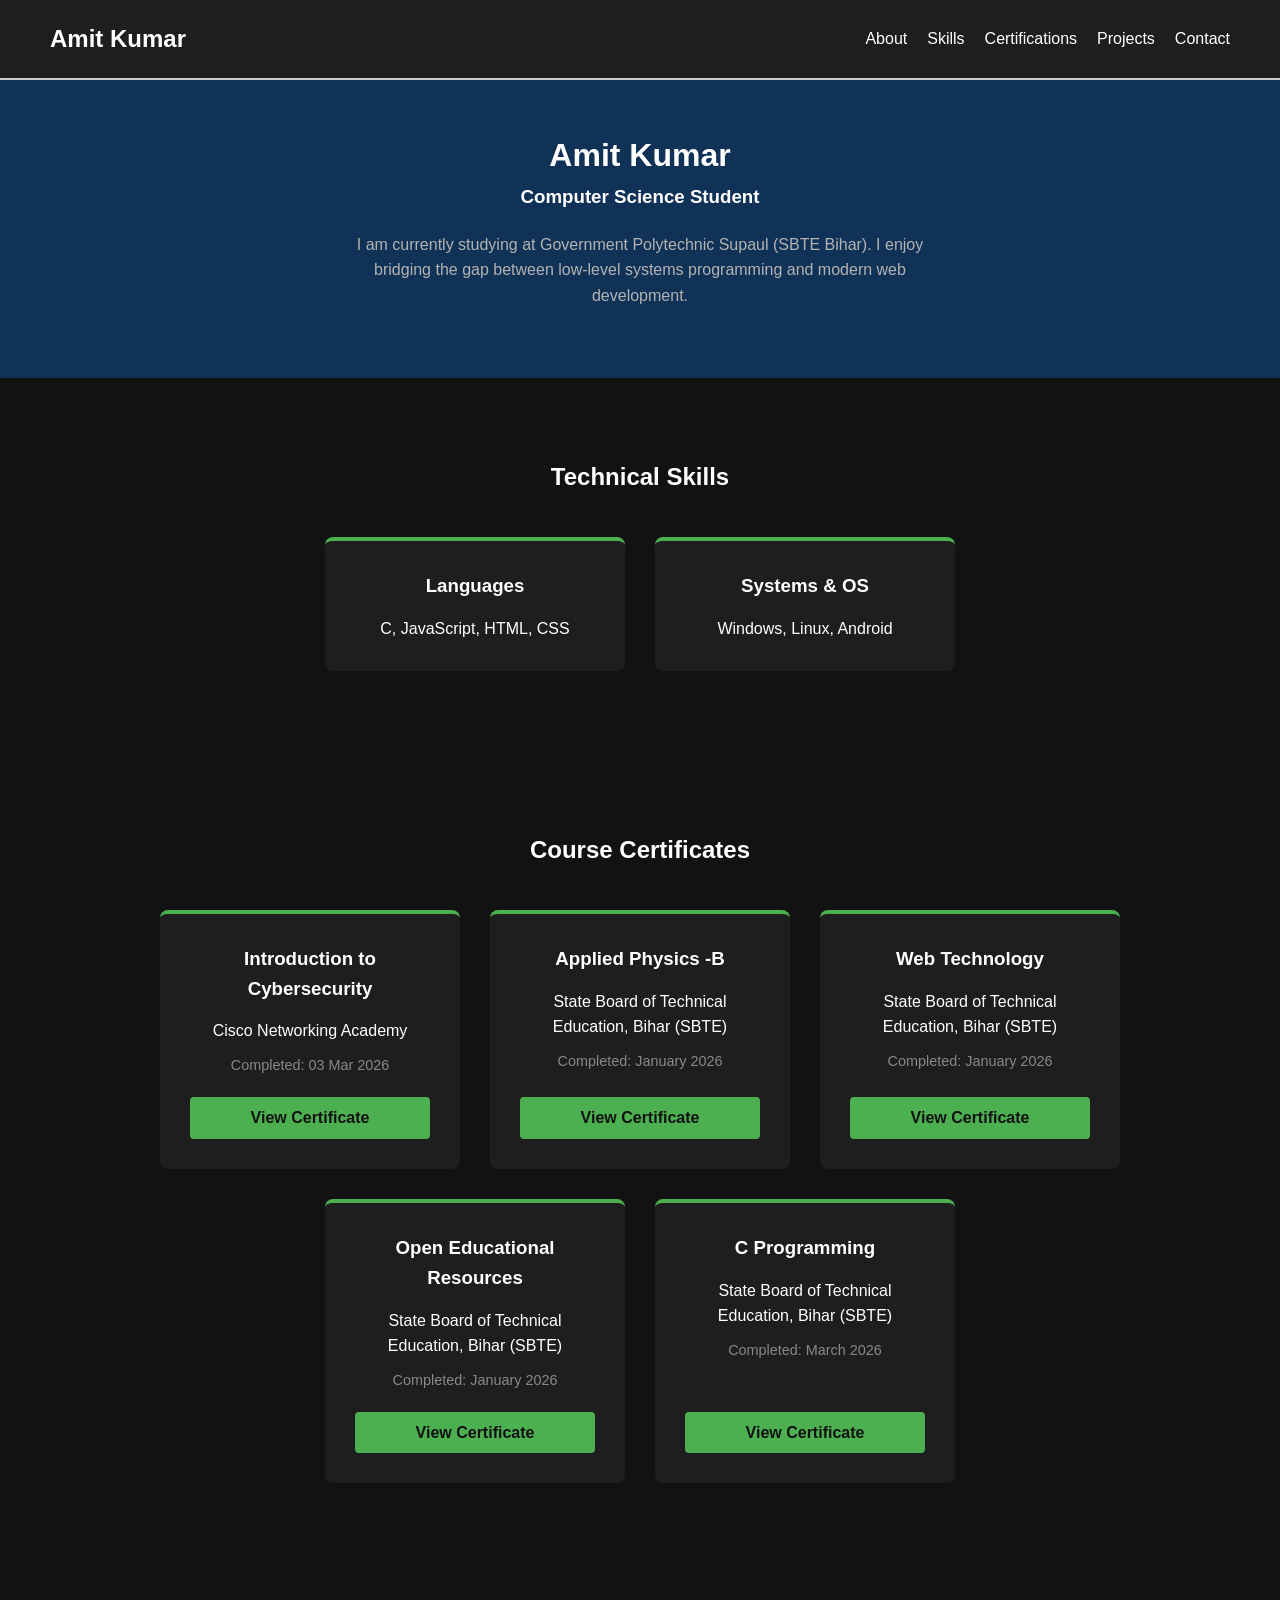
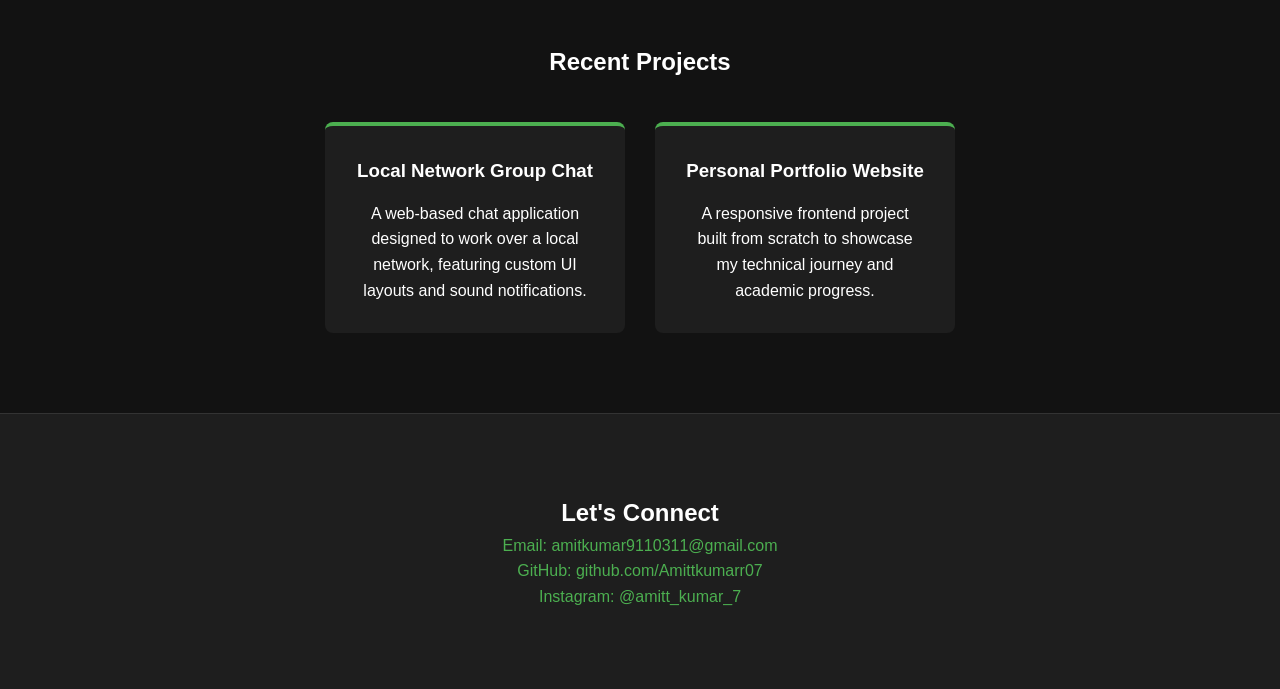
<file: index.html>
<!DOCTYPE html>
<html lang="en">
<head>
    <meta charset="UTF-8">
    <meta name="viewport" content="width=device-width, initial-scale=1.0">
    <title>Amit's Portfolio</title>
    <link rel="stylesheet" href="style.css">
</head>
<body>
    <nav class="navbar">
        <a href="#about" class="logo">Amit Kumar</a>
        <button class="menu-toggle" id="mobile-menu">&#9776;</button>
        <ul class="nav-links" id="nav-links">
            <li><a href="#about">About</a></li>
            <li><a href="#skills">Skills</a></li>
            <li><a href="#certifications">Certifications</a></li>
            <li><a href="#projects">Projects</a></li>
            <li><a href="#contact">Contact</a></li>
        </ul>
    </nav>

    <header id="about">
        <h1>Amit Kumar</h1>
        <h3>Computer Science Student</h3>
        <p>I am currently studying at Government Polytechnic Supaul (SBTE Bihar). I enjoy bridging the gap between low-level systems programming and modern web development.</p>
    </header>

    <section id="skills">
        <h2>Technical Skills</h2>
        <div class="skills-grid">
            <div class="skill-card">
                <h3>Languages</h3>
                <p>C, JavaScript, HTML, CSS</p>
            </div>
            <div class="skill-card">
                <h3>Systems & OS</h3>
                <p>Windows, Linux, Android</p>
            </div>
        </div>
    </section>

   <section id="certifications">
        <h2>Course Certificates</h2>
        <div class="skills-grid">
            <div class="skill-card">
                <h3>Introduction to Cybersecurity</h3>
                <p>Cisco Networking Academy</p>
                <p class="cert-date">Completed: 03 Mar 2026</p>
                <a href="cybersecurity-certificate.pdf" target="_blank" class="view-btn">View Certificate</a>
            </div>
            <div class="skill-card">
                <h3>Applied Physics -B</h3>
                <p>State Board of Technical Education, Bihar (SBTE)</p>
                <p class="cert-date">Completed: January 2026</p>
                <a href="physics-certificate.pdf" target="_blank" class="view-btn">View Certificate</a>
            </div>
            <div class="skill-card">
                <h3>Web Technology</h3>
                <p>State Board of Technical Education, Bihar (SBTE)</p>
                <p class="cert-date">Completed: January 2026</p>
                <a href="webtechnology-certificate.pdf" target="_blank" class="view-btn">View Certificate</a>
            </div>
             <div class="skill-card">
                <h3>Open Educational Resources</h3>
                <p>State Board of Technical Education, Bihar (SBTE)</p>
                <p class="cert-date">Completed: January 2026</p>
                <a href="educational_resource-certificate.pdf" target="_blank" class="view-btn">View Certificate</a>
            </div>
            <div class="skill-card">
                <h3>C Programming</h3>
                <p>State Board of Technical Education, Bihar (SBTE)</p>
                <p class="cert-date">Completed: March 2026</p>
                <a href="c-programming-certificate.pdf" target="_blank" class="view-btn">View Certificate</a>
            </div>
        </div>
    </section>

    <section id="projects">
        <h2>Recent Projects</h2>
        <div class="project-list">
            <div class="project">
                <h3>Local Network Group Chat</h3>
                <p>A web-based chat application designed to work over a local network, featuring custom UI layouts and sound notifications.</p>
            </div>
            <div class="project">
                <h3>Personal Portfolio Website</h3>
                <p>A responsive frontend project built from scratch to showcase my technical journey and academic progress.</p>
            </div>
        </div>
    </section>

    <footer id="contact">
        <h2>Let's Connect</h2>
        <p><a href="mailto:amitkumar9110311@gmail.com" class="footer-link">Email: amitkumar9110311@gmail.com</a></p>
        <p><a href="https://github.com/Amittkumarr07" class="footer-link">GitHub: github.com/Amittkumarr07</a></p>
        <p><a href="https://www.instagram.com/amitt_kumar_7" class="footer-link">Instagram: @amitt_kumar_7</a></p>
    </footer>

    <script src="script.js"></script>
</body>
</html>
</file>
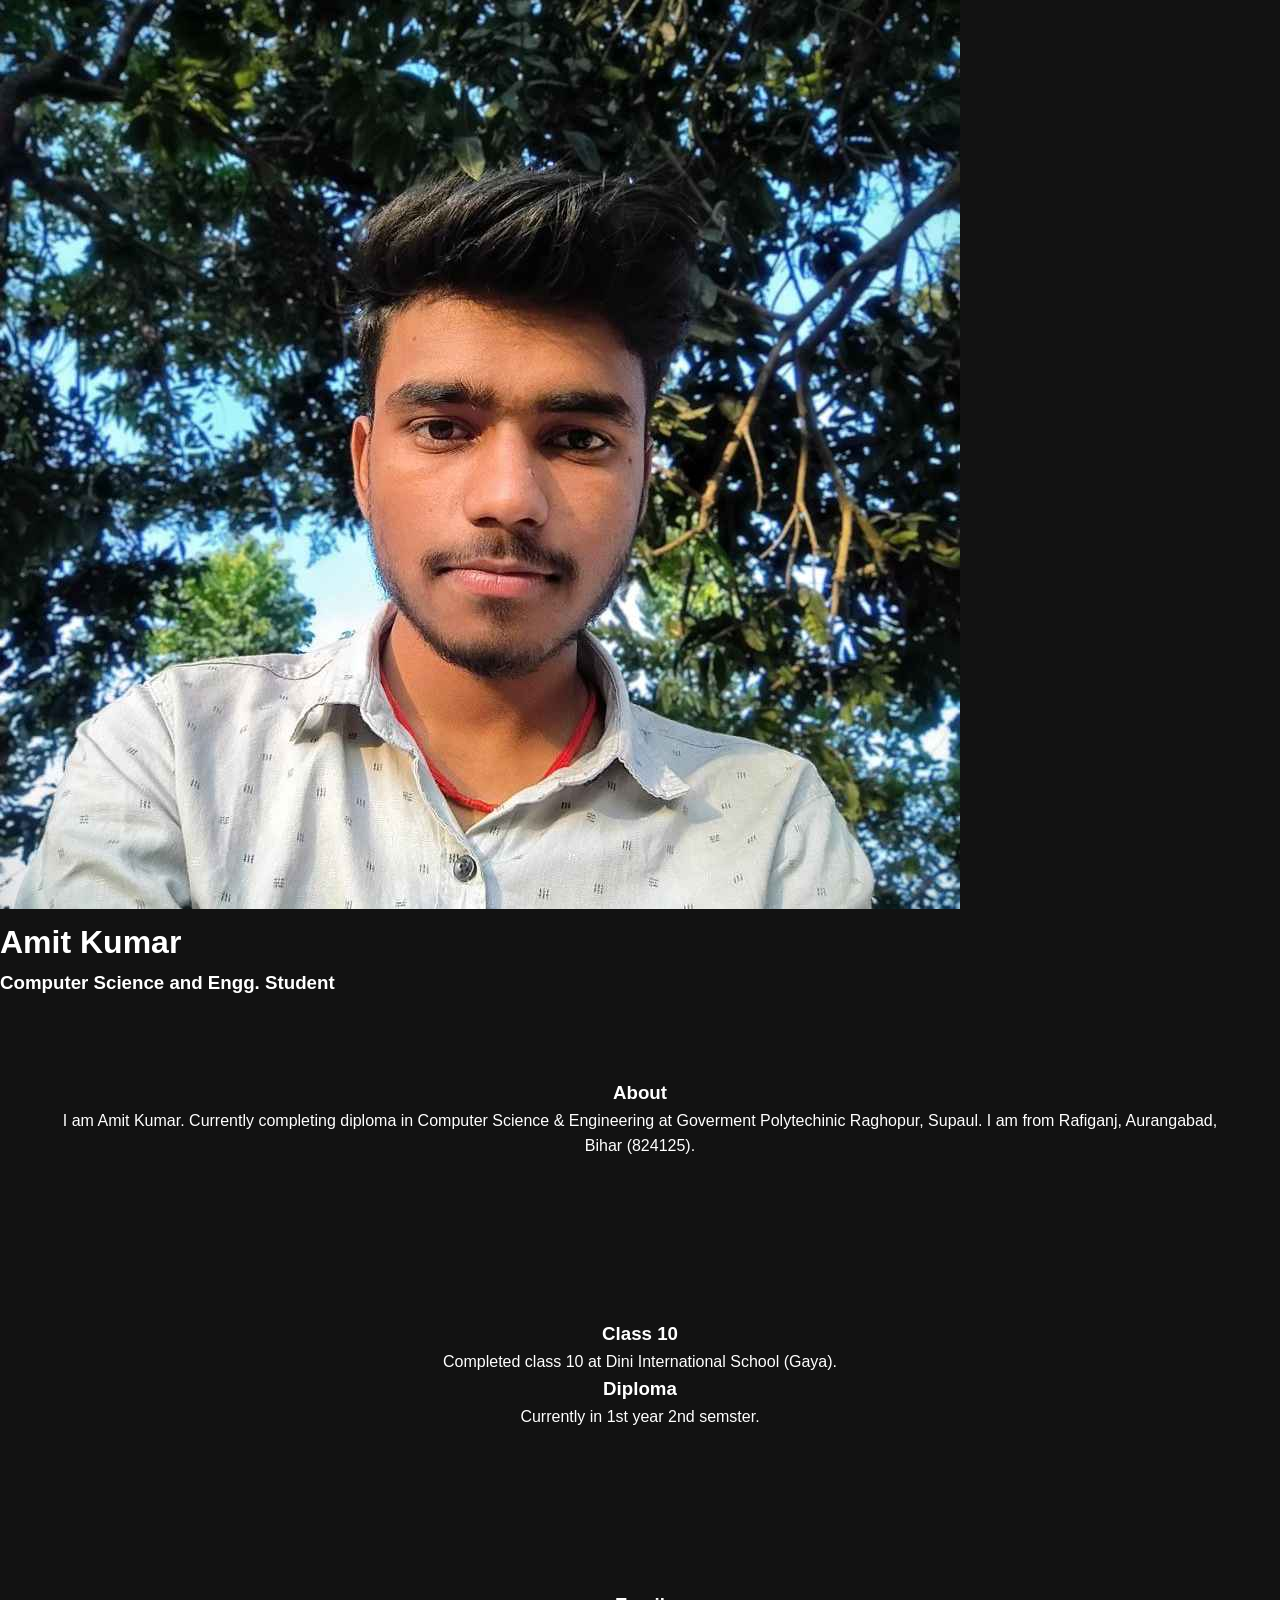
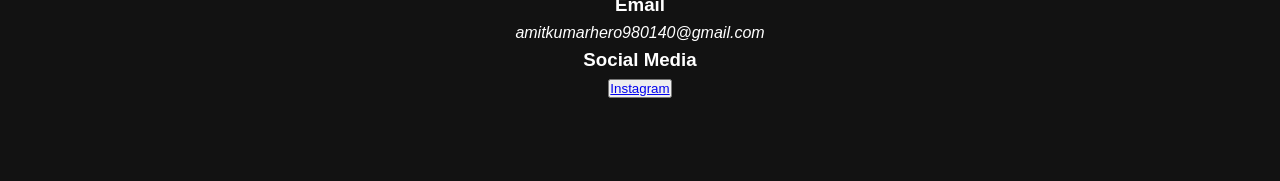
<file: introduction.html>
<!DOCTYPE html>
<html lang="en-US">
    <head>	
	<title>Resume</title>
	
	<link rel="stylesheet" href="style.css">
	</head>
	
	<body>
		<div class="my-box">
		<div class="profile-image">
		<img src="Amit Kumar.jpg" class="centered-image" alt="profile">
		</div>
		<div class="personal-details">
		<h1>Amit Kumar</h1>
			
		<h3>Computer Science and Engg. Student</h3>
	
		</div>
		</div>
		<div class="other-details">
          <section class="about">
			  <h3>About</h3>
			  <p>I am Amit Kumar. Currently completing diploma in Computer Science & Engineering at Goverment Polytechinic Raghopur, Supaul. I am from Rafiganj, Aurangabad, Bihar (824125).</p>
  
          </section>

         <section class="education">
			 <h3>Class 10</h3>
			 <p>Completed class 10 at Dini International School (Gaya).</p>
			 <h3>Diploma</h3>
			 <p>Currently in 1st year 2nd semster.</p>
    
         </section>
         <section class="contact">
			 <h3>Email</h3>
			 <address><p>amitkumarhero980140@gmail.com</p></address>
			 <h3>Social Media</h3>
			 <button><a href="https://www.instagram.com/amitt_kumar_7?igsh=MWl6czRhaGxpZGwzMg==">Instagram</a></button>
         
         
         </section>
      </div>

		
		
		
    </body>
</html>
</file>
<file: style.css>
* {
    margin: 0;
    padding: 0;
    box-sizing: border-box;
    font-family: 'Segoe UI', Tahoma, Geneva, Verdana, sans-serif;
}

body {
    background-color: #121212;
    color: #ffffff;
    line-height: 1.6;
}

/* Navigation Bar */
.navbar {
    display: flex;
    justify-content: space-between;
    align-items: center;
    padding: 20px 50px;
    background-color: #1e1e1e;
    position: sticky;
    top: 0;
    z-index: 1000;
}

.logo {
    color: #ffffff;
    text-decoration: none;
    font-size: 1.5rem;
    font-weight: bold;
}

.nav-links {
    list-style: none;
    display: flex;
    gap: 20px;
}

.nav-links a {
    color: #ffffff;
    text-decoration: none;
    transition: color 0.3s ease;
}

.nav-links a:hover {
    color: #4CAF50;
}

.menu-toggle {
    display: none;
    font-size: 28px;
    background: transparent;
    border: none;
    color: white;
    cursor: pointer;
}

/* Sections and Headers */
header, section, footer {
    padding: 80px 50px;
    text-align: center;
}

#about {
    background-color: #113257;
    padding: 50px 20px;        
    border-top: 2px solid #ccc; 
}

header p {
    max-width: 600px;
    margin: 20px auto;
    color: #b3b3b3;
}

/* Grid Layouts */
.skills-grid, .project-list {
    display: flex;
    justify-content: center;
    gap: 30px;
    margin-top: 40px;
    flex-wrap: wrap;
}

.skill-card, .project {
    background-color: #1e1e1e;
    padding: 30px;
    border-radius: 8px;
    width: 300px;
    border-top: 4px solid #4CAF50;
    display: flex;
    flex-direction: column;
    justify-content: space-between;
}

.project h3, .skill-card h3 {
    margin-bottom: 15px;
}

.cert-date {
    color: #888;
    margin-top: 10px;
    margin-bottom: 20px;
    font-size: 0.9em;
}

/* Buttons and Links */
.view-btn {
    display: inline-block;
    padding: 8px 16px;
    background-color: #4CAF50;
    color: #121212;
    text-decoration: none;
    border-radius: 4px;
    font-weight: bold;
    transition: background-color 0.3s ease, transform 0.2s ease;
    margin-top: auto; /* Pushes button to bottom of card */
}

.view-btn:hover {
    background-color: #45a049;
    transform: translateY(-2px);
}

.footer-link {
    color: #4CAF50;
    text-decoration: none;
}

footer {
    background-color: #1e1e1e;
    border-top: 1px solid #333;
}

/* Mobile Responsive Logic */
/* Mobile Responsive Logic */
@media screen and (max-width: 768px) {
    .menu-toggle {
        display: block;
        z-index: 2000; /* Keeps the button visible above the menu */
    }

    .nav-links {
        display: flex;
        flex-direction: column;
        justify-content: flex-start;
        align-items: center;
        position: fixed; /* Detaches it from the document flow */
        top: 0;
        right: -100%; /* Hides the menu completely off-screen to the right */
        width: 250px; /* Width of the side drawer */
        height: 100vh; /* Takes up the full height of the screen */
        background-color: #1e1e1e;
        padding-top: 100px; /* Pushes links down so the button doesn't cover them */
        transition: right 0.4s ease; /* Creates the smooth sliding animation */
        box-shadow: -5px 0 15px rgba(0, 0, 0, 0.5); /* Adds a shadow for depth */
        z-index: 1000;
    }

    /* The JavaScript click adds this class, pulling the menu on-screen */
    .nav-links.active {
        right: 0; 
    }

    .nav-links li {
        width: 100%;
        text-align: center;
        margin: 15px 0;
    }

    .nav-links a {
        display: block;
        font-size: 1.2rem;
        padding: 10px;
    }

    header, section, footer {
        padding: 50px 20px;
    }
}
</file>
